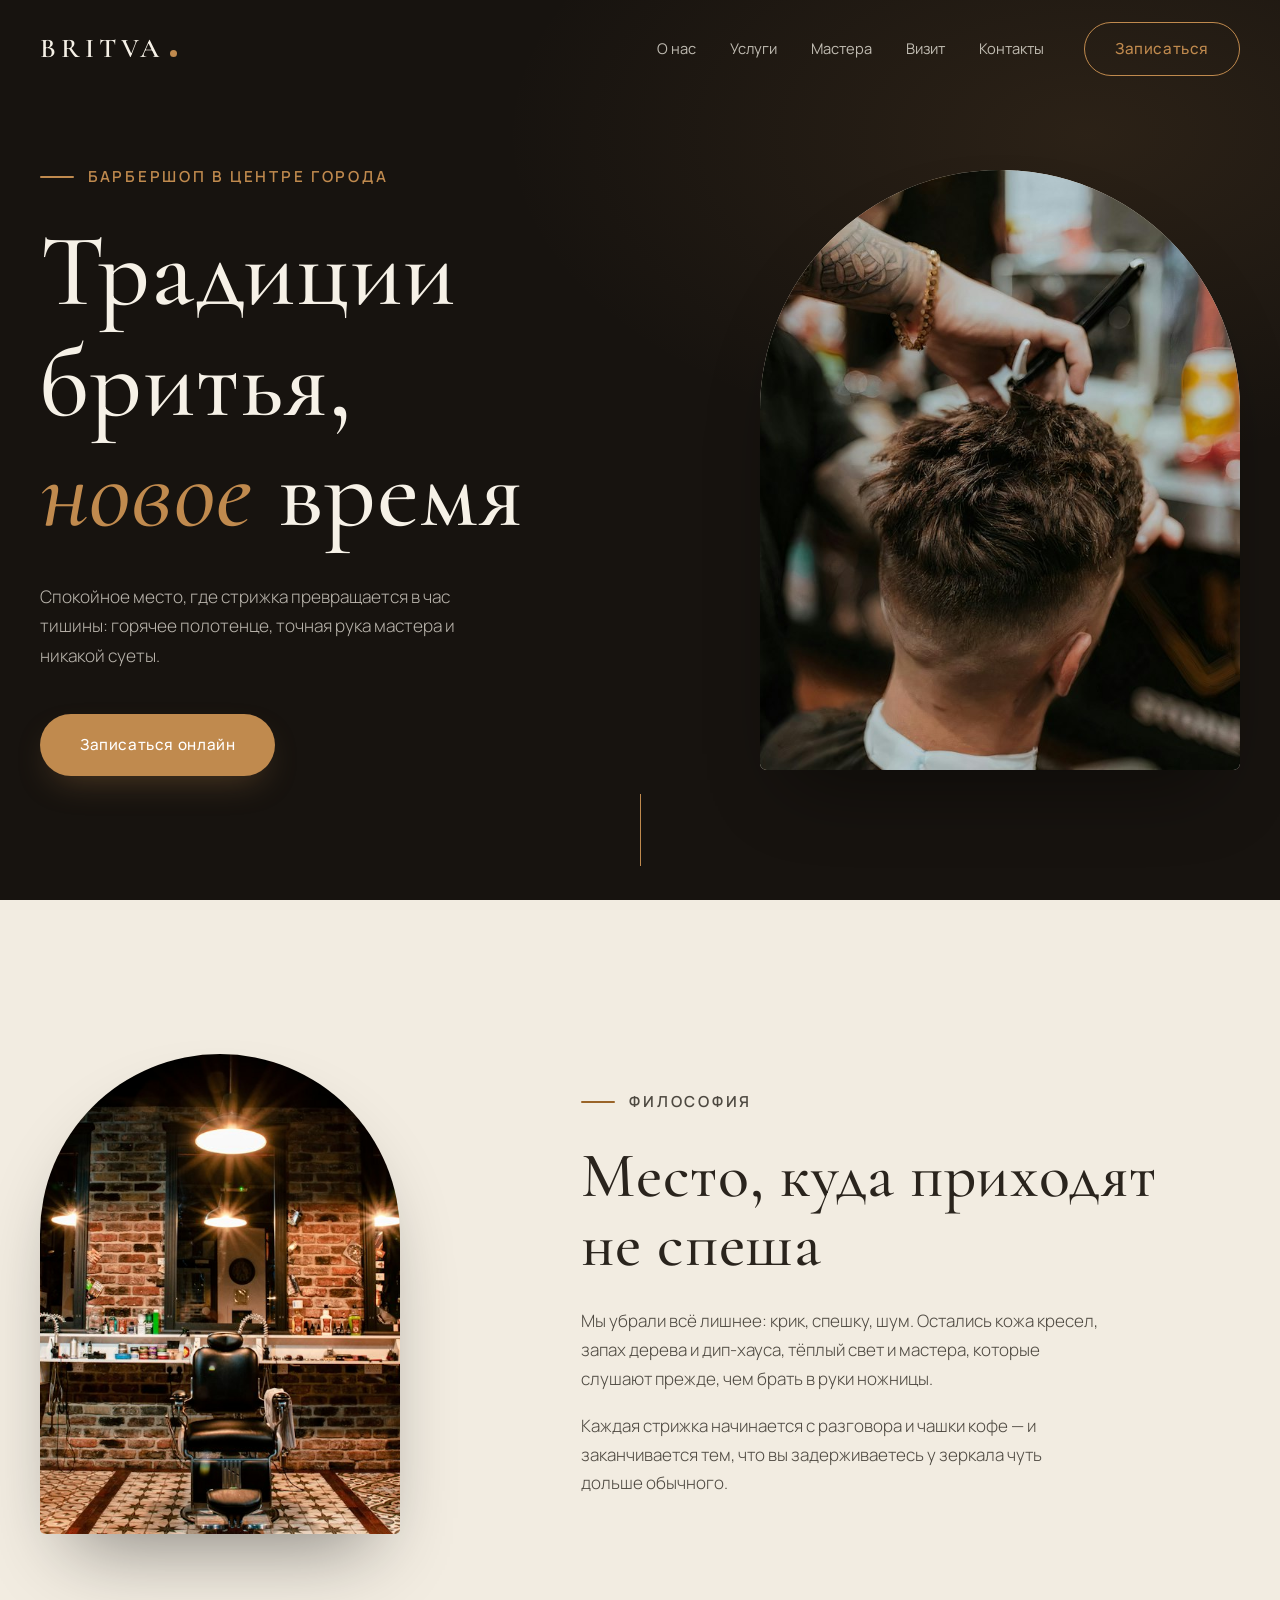
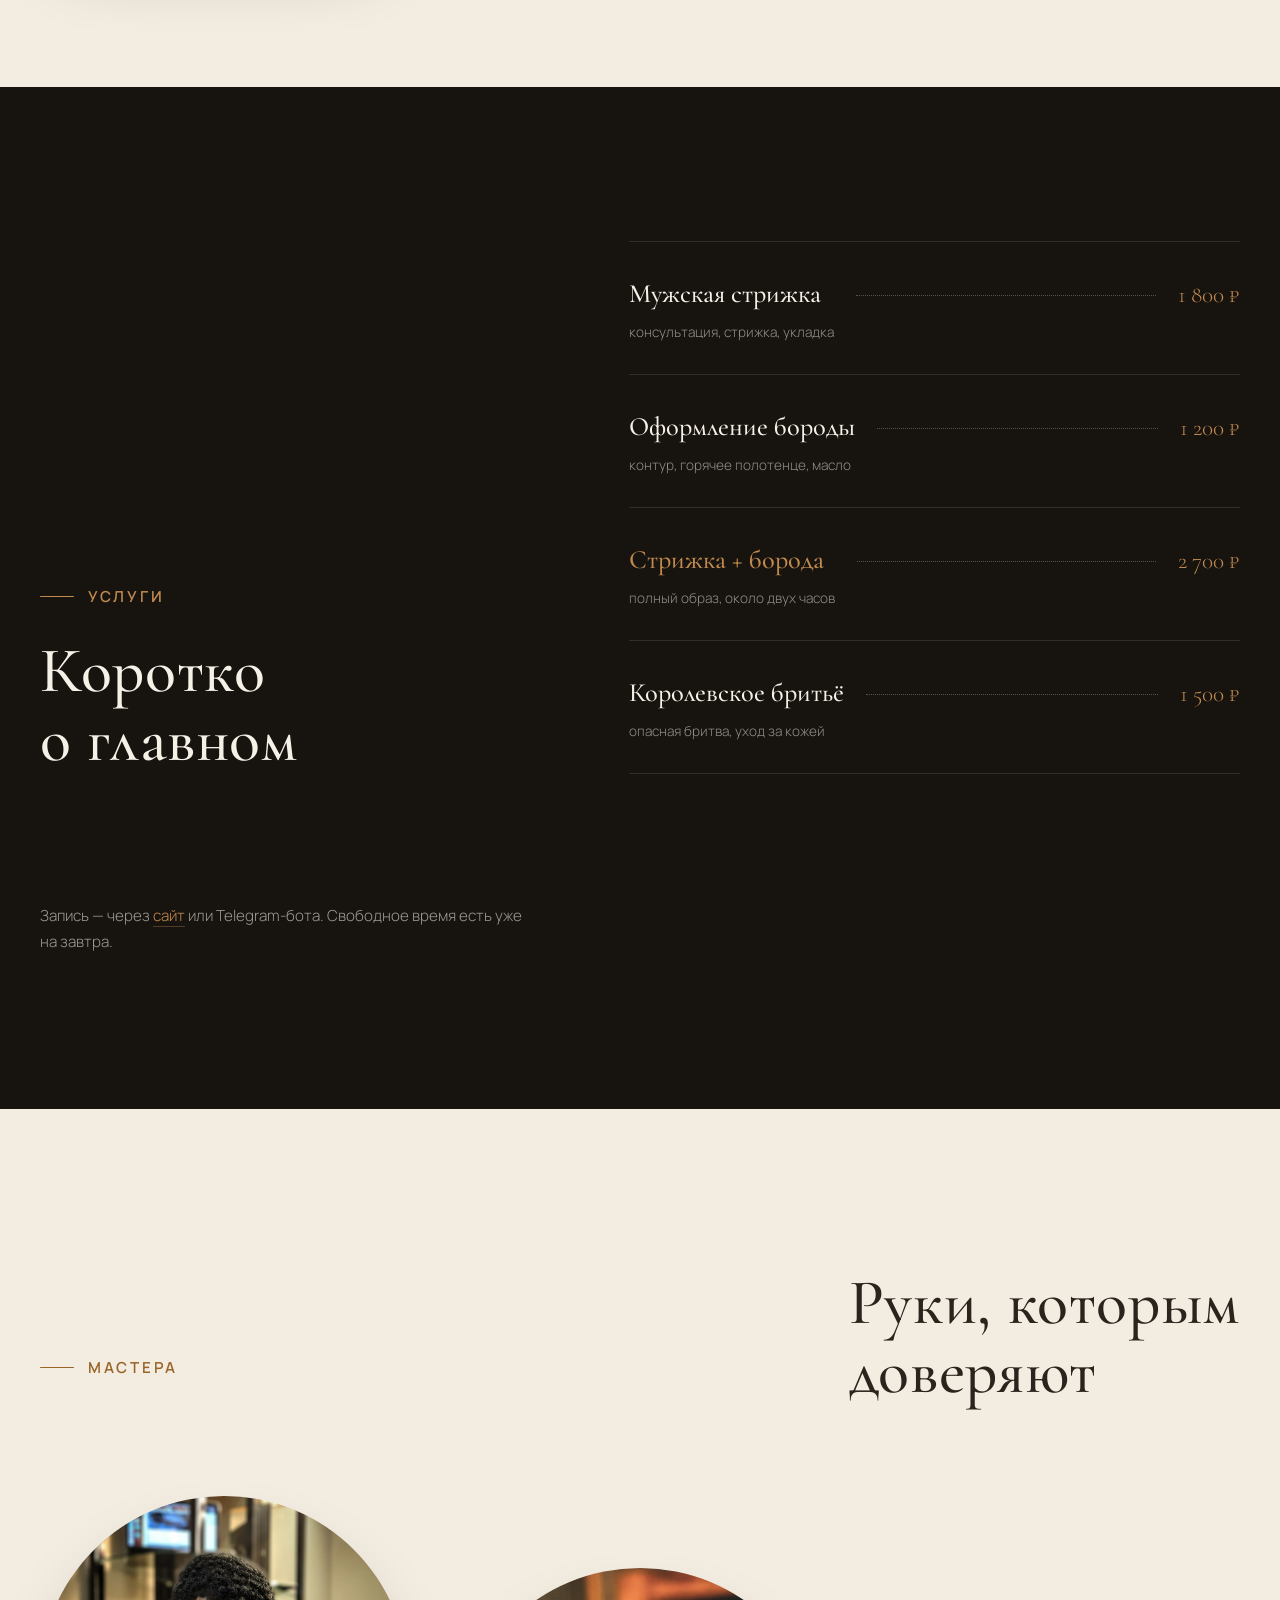
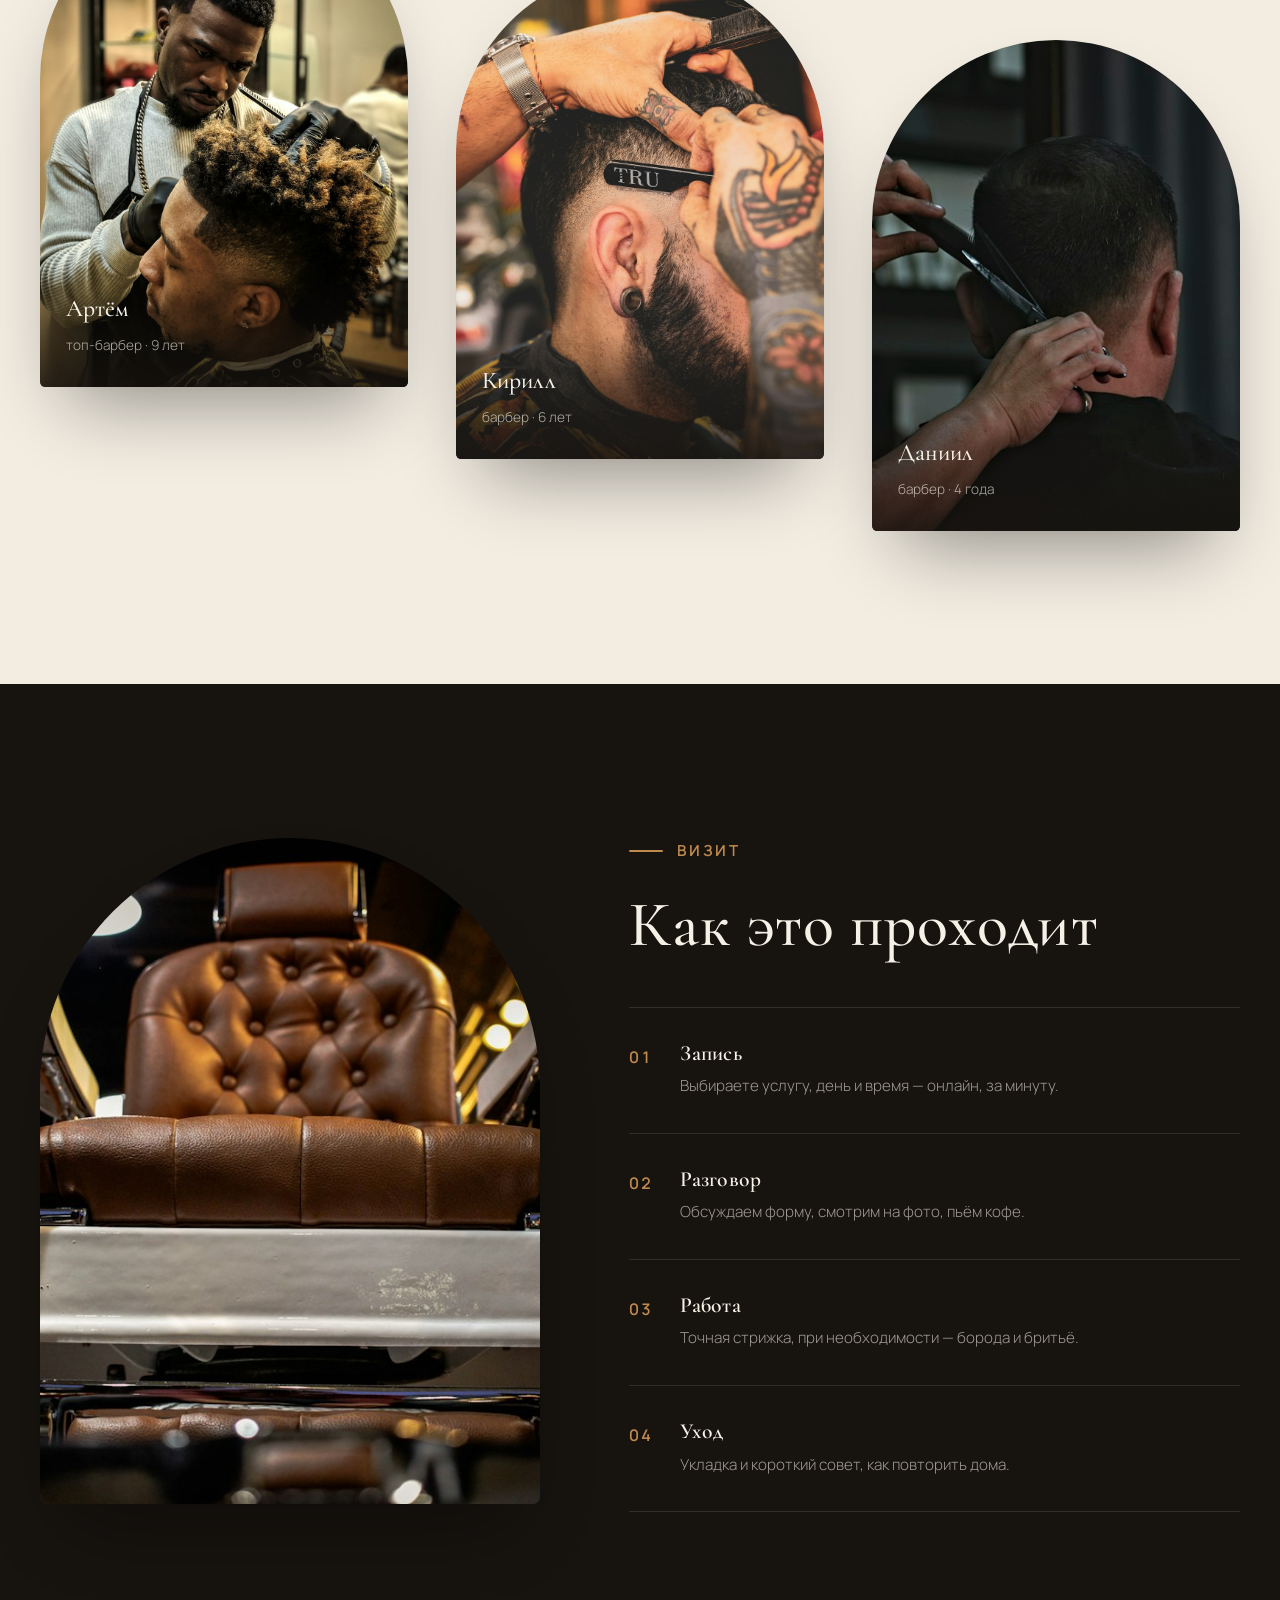
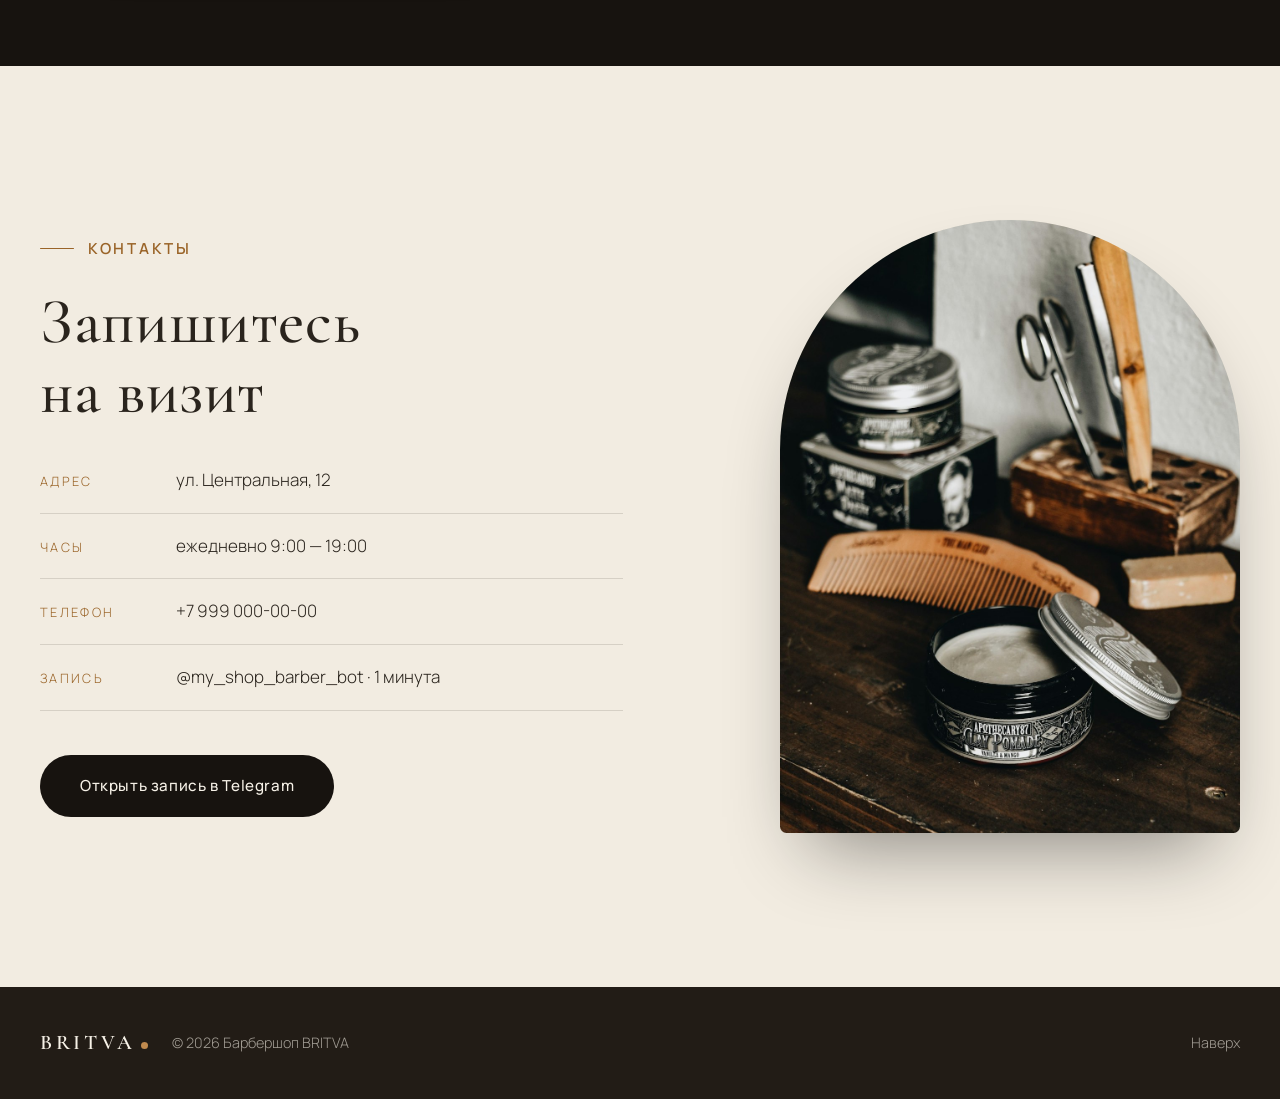
<file: index.html>
<!DOCTYPE html>
<html lang="ru">
<head>
  <meta charset="UTF-8">
  <meta name="viewport" content="width=device-width, initial-scale=1.0">
  <title>BRITVA — барбершоп</title>
  <meta name="description" content="Барбершоп BRITVA — стрижки, бороды, бритьё. Спокойная атмосфера и внимание к деталям.">
  <link rel="preconnect" href="https://fonts.googleapis.com">
  <link rel="preconnect" href="https://fonts.gstatic.com" crossorigin>
  <link href="https://fonts.googleapis.com/css2?family=Cormorant+Garamond:ital,wght@0,400;0,500;0,600;1,400&family=Manrope:wght@300;400;500;600&display=swap" rel="stylesheet">
  <link rel="stylesheet" href="styles.css">
</head>
<body>

  <header class="header">
    <div class="container header__inner">
      <a class="logo" href="#top">BRITVA<span class="logo__dot"></span></a>
      <nav class="nav">
        <a href="#about">О нас</a>
        <a href="#services">Услуги</a>
        <a href="#masters">Мастера</a>
        <a href="#visit">Визит</a>
        <a href="#contacts">Контакты</a>
      </nav>
      <a class="btn btn--outline" href="#contacts">Записаться</a>
      <button class="burger" id="burger" aria-label="Меню">
        <span></span><span></span>
      </button>
    </div>
  </header>

  <main id="top">

    <section class="hero">
      <div class="container hero__inner">
        <div class="hero__text reveal">
          <p class="eyebrow">Барбершоп в центре города</p>
          <h1>Традиции<br>бритья,<br><em>новое</em> время</h1>
          <p class="hero__lead">Спокойное место, где стрижка превращается в час тишины: горячее полотенце, точная рука мастера и никакой суеты.</p>
          <a class="btn btn--gold" href="#contacts">Записаться онлайн</a>
        </div>
        <figure class="arch arch--hero reveal">
          <img src="images/hero.jpg" alt="Мастер за работой">
        </figure>
      </div>
      <div class="hero__scroll">
        <span></span>
      </div>
    </section>

    <section class="section section--light" id="about">
      <div class="container about">
        <figure class="arch arch--sm reveal">
          <img src="images/interior.jpg" alt="Интерьер барбершопа">
        </figure>
        <div class="about__text reveal">
          <p class="eyebrow eyebrow--dark">Философия</p>
          <h2>Место, куда приходят<br>не спеша</h2>
          <p>Мы убрали всё лишнее: крик, спешку, шум. Остались кожа кресел, запах дерева и дип-хауса, тёплый свет и мастера, которые слушают прежде, чем брать в руки ножницы.</p>
          <p>Каждая стрижка начинается с разговора и чашки кофе — и заканчивается тем, что вы задерживаетесь у зеркала чуть дольше обычного.</p>
        </div>
      </div>
    </section>

    <section class="section section--dark" id="services">
      <div class="container services">
        <div class="services__head reveal">
          <p class="eyebrow">Услуги</p>
          <h2>Коротко<br>о главном</h2>
        </div>
        <ul class="price reveal">
          <li class="price__row">
            <div class="price__name"><span>Мужская стрижка</span><small>консультация, стрижка, укладка</small></div>
            <span class="price__line"></span>
            <span class="price__value">1 800 ₽</span>
          </li>
          <li class="price__row">
            <div class="price__name"><span>Оформление бороды</span><small>контур, горячее полотенце, масло</small></div>
            <span class="price__line"></span>
            <span class="price__value">1 200 ₽</span>
          </li>
          <li class="price__row price__row--accent">
            <div class="price__name"><span>Стрижка + борода</span><small>полный образ, около двух часов</small></div>
            <span class="price__line"></span>
            <span class="price__value">2 700 ₽</span>
          </li>
          <li class="price__row">
            <div class="price__name"><span>Королевское бритьё</span><small>опасная бритва, уход за кожей</small></div>
            <span class="price__line"></span>
            <span class="price__value">1 500 ₽</span>
          </li>
        </ul>
        <p class="services__note reveal">Запись — через <a href="#contacts">сайт</a> или Telegram-бота. Свободное время есть уже на завтра.</p>
      </div>
    </section>

    <section class="section section--light" id="masters">
      <div class="container masters">
        <div class="masters__head reveal">
          <p class="eyebrow eyebrow--dark">Мастера</p>
          <h2>Руки, которым<br>доверяют</h2>
        </div>
        <div class="masters__grid">
          <figure class="arch reveal">
            <img src="images/master-1.jpg" alt="Мастер Артём">
            <figcaption><strong>Артём</strong><span>топ-барбер · 9 лет</span></figcaption>
          </figure>
          <figure class="arch reveal">
            <img src="images/master-2.jpg" alt="Мастер Кирилл">
            <figcaption><strong>Кирилл</strong><span>барбер · 6 лет</span></figcaption>
          </figure>
          <figure class="arch reveal">
            <img src="images/master-3.jpg" alt="Мастер Даниил">
            <figcaption><strong>Даниил</strong><span>барбер · 4 года</span></figcaption>
          </figure>
        </div>
      </div>
    </section>

    <section class="section section--dark" id="visit">
      <div class="container visit">
        <figure class="arch arch--tall reveal">
          <img src="images/process.jpg" alt="Процесс стрижки">
        </figure>
        <div class="visit__text">
          <div class="visit__head reveal">
            <p class="eyebrow">Визит</p>
            <h2>Как это проходит</h2>
          </div>
          <ol class="steps reveal">
            <li><span>01</span><div><h3>Запись</h3><p>Выбираете услугу, день и время — онлайн, за минуту.</p></div></li>
            <li><span>02</span><div><h3>Разговор</h3><p>Обсуждаем форму, смотрим на фото, пьём кофе.</p></div></li>
            <li><span>03</span><div><h3>Работа</h3><p>Точная стрижка, при необходимости — борода и бритьё.</p></div></li>
            <li><span>04</span><div><h3>Уход</h3><p>Укладка и короткий совет, как повторить дома.</p></div></li>
          </ol>
        </div>
      </div>
    </section>

    <section class="section section--light section--last" id="contacts">
      <div class="container contacts">
        <div class="contacts__text reveal">
          <p class="eyebrow eyebrow--dark">Контакты</p>
          <h2>Запишитесь<br>на визит</h2>
          <dl class="contacts__list">
            <div><dt>Адрес</dt><dd>ул. Центральная, 12</dd></div>
            <div><dt>Часы</dt><dd>ежедневно 9:00 — 19:00</dd></div>
            <div><dt>Телефон</dt><dd><a href="tel:+79990000000">+7 999 000-00-00</a></dd></div>
            <div><dt>Запись</dt><dd><a href="https://t.me/my_shop_barber_bot">@my_shop_barber_bot</a> · 1 минута</dd></div>
          </dl>
          <a class="btn btn--dark" href="https://t.me/my_shop_barber_bot">Открыть запись в Telegram</a>
        </div>
        <figure class="arch arch--lg reveal">
          <img src="images/tools.jpg" alt="Инструменты барбера">
        </figure>
      </div>
    </section>

  </main>

  <footer class="footer">
    <div class="container footer__inner">
      <span class="logo">BRITVA<span class="logo__dot"></span></span>
      <span class="footer__copy">© 2026 Барбершоп BRITVA</span>
      <a href="#top">Наверх</a>
    </div>
  </footer>

  <script src="script.js"></script>
</body>
</html>
</file>
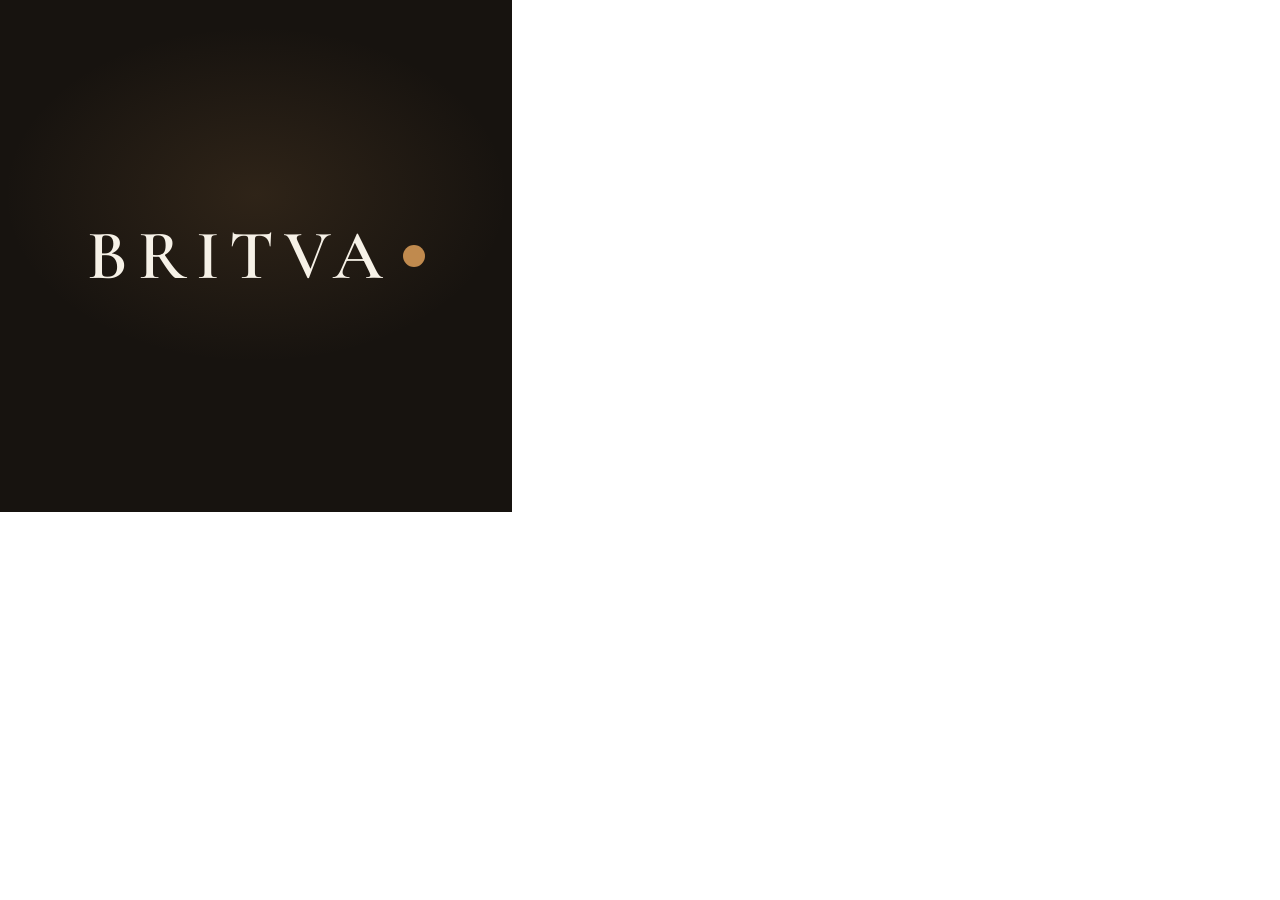
<file: avatar.html>
<!DOCTYPE html>
<html lang="ru">
<head>
  <meta charset="UTF-8">
  <title>BRITVA — аватар</title>
  <link rel="preconnect" href="https://fonts.googleapis.com">
  <link rel="preconnect" href="https://fonts.gstatic.com" crossorigin>
  <link href="https://fonts.googleapis.com/css2?family=Cormorant+Garamond:wght@500;600&display=swap" rel="stylesheet">
  <style>
    * { margin: 0; padding: 0; box-sizing: border-box; }

    html, body {
      width: 512px;
      height: 512px;
      overflow: hidden;
    }

    .avatar {
      width: 512px;
      height: 512px;
      display: flex;
      align-items: center;
      justify-content: center;
      background:
        radial-gradient(360px 240px at 50% 38%, rgba(192, 138, 78, .14), transparent 70%),
        #17130f;
    }

    .logo {
      display: flex;
      align-items: center;
      max-width: 70%;
    }

    .logo__text {
      font-family: "Cormorant Garamond", serif;
      font-weight: 600;
      font-size: 70px;
      letter-spacing: .14em;
      margin-right: -.14em;
      line-height: 1;
      color: #f6f1e7;
      white-space: nowrap;
    }

    .logo__dot {
      flex: none;
      width: 22px;
      height: 22px;
      margin-left: 20px;
      border-radius: 50%;
      background: #c08a4e;
    }
  </style>
</head>
<body>
  <div class="avatar">
    <span class="logo"><span class="logo__text">BRITVA</span><span class="logo__dot"></span></span>
  </div>
</body>
</html>
</file>
<file: styles.css>
:root {
  --dark: #17130f;
  --dark-2: #221c16;
  --cream: #f2ece1;
  --cream-2: #e9e0d1;
  --ink: #2a241d;
  --milk: #f6f1e7;
  --gold: #c08a4e;
  --gold-soft: rgba(192, 138, 78, .35);
  --radius: 28px;
  --section-pad: clamp(96px, 12vw, 168px);
  --ease: cubic-bezier(.25, .6, .2, 1);
}

* { margin: 0; padding: 0; box-sizing: border-box; }

html { scroll-behavior: smooth; }

body {
  font-family: "Manrope", sans-serif;
  font-weight: 300;
  font-size: 17px;
  line-height: 1.7;
  color: var(--ink);
  background: var(--dark);
  -webkit-font-smoothing: antialiased;
}

img { display: block; width: 100%; height: 100%; object-fit: cover; }

h1, h2, h3, .logo {
  font-family: "Cormorant Garamond", serif;
  font-weight: 500;
  line-height: 1.08;
  letter-spacing: .01em;
}

h1 { font-size: clamp(3rem, 8vw, 6.5rem); }
h2 { font-size: clamp(2.2rem, 5vw, 4rem); }
h3 { font-size: 1.35rem; font-weight: 600; }

h1 em, h2 em {
  font-style: italic;
  color: var(--gold);
}

a { color: inherit; text-decoration: none; transition: color .6s var(--ease); }

.container {
  width: min(1200px, calc(100% - 48px));
  margin-inline: auto;
}

.section { padding: var(--section-pad) 0; }

.section--dark { background: var(--dark); color: var(--milk); }
.section--light { background: var(--cream); color: var(--ink); }

.eyebrow {
  display: flex;
  align-items: center;
  gap: 14px;
  font-size: .95rem;
  font-weight: 600;
  letter-spacing: .18em;
  text-transform: uppercase;
  color: var(--gold);
  margin-bottom: 26px;
}

.eyebrow::before {
  content: "";
  flex: none;
  width: 34px;
  height: 1.5px;
  background: var(--gold);
  border-radius: 2px;
}

.eyebrow--dark { color: #9a6428; }

.eyebrow--dark::before { background: #9a6428; }

.btn {
  display: inline-block;
  padding: 18px 40px;
  border-radius: 100px;
  font-size: .95rem;
  font-weight: 500;
  letter-spacing: .04em;
  transition: background-color .8s var(--ease), color .8s var(--ease),
              border-color .8s var(--ease), transform .8s var(--ease),
              box-shadow .8s var(--ease);
}

.btn--gold {
  background: var(--gold);
  color: #fff;
  box-shadow: 0 14px 34px -12px var(--gold-soft);
}

.btn--gold:hover { background: #d09a5c; transform: translateY(-2px); }

.btn--outline {
  border: 1px solid var(--gold);
  color: var(--gold);
  padding: 13px 30px;
}

.btn--outline:hover { background: var(--gold); color: #fff; }

.btn--dark { background: var(--dark); color: var(--milk); }
.btn--dark:hover { background: #3a3128; transform: translateY(-2px); }

.arch {
  border-radius: 999px 999px var(--radius) var(--radius);
  overflow: hidden;
  box-shadow: 0 40px 80px -30px rgba(0, 0, 0, .45);
  background: var(--cream-2);
}

.section--dark .arch { background: var(--dark-2); }

.arch img {
  transition: transform 1.6s var(--ease);
}

.arch:hover img { transform: scale(1.04); }

.header {
  position: fixed;
  inset: 0 0 auto;
  z-index: 10;
  padding: 22px 0;
  background: rgba(23, 19, 15, 0);
  transition: background-color .8s var(--ease), padding .8s var(--ease);
}

.header.is-scrolled {
  background: rgba(23, 19, 15, .88);
  backdrop-filter: blur(14px);
  padding: 14px 0;
}

.header__inner {
  display: flex;
  align-items: center;
  gap: 40px;
}

.logo {
  font-size: 1.7rem;
  font-weight: 600;
  letter-spacing: .18em;
  color: var(--milk);
}

.logo__dot {
  display: inline-block;
  width: 7px;
  height: 7px;
  margin-left: 6px;
  border-radius: 50%;
  background: var(--gold);
}

.nav {
  margin-left: auto;
  display: flex;
  gap: 34px;
  font-size: .92rem;
  font-weight: 400;
  color: rgba(246, 241, 231, .75);
}

.nav a:hover { color: var(--gold); }

.burger {
  display: none;
  margin-left: auto;
  width: 42px;
  height: 42px;
  border: 1px solid rgba(246, 241, 231, .25);
  border-radius: 50%;
  background: none;
  cursor: pointer;
  flex-direction: column;
  align-items: center;
  justify-content: center;
  gap: 6px;
}

.burger span {
  display: block;
  width: 18px;
  height: 1.5px;
  background: var(--milk);
  transition: transform .6s var(--ease), opacity .6s var(--ease);
}

.hero {
  min-height: 100svh;
  display: flex;
  align-items: center;
  position: relative;
  padding: 160px 0 120px;
  background:
    radial-gradient(900px 500px at 85% 15%, rgba(192, 138, 78, .12), transparent 65%),
    var(--dark);
  color: var(--milk);
}

.hero__inner {
  display: grid;
  grid-template-columns: 1.05fr .95fr;
  gap: clamp(40px, 6vw, 90px);
  align-items: center;
}

.hero__lead {
  max-width: 42ch;
  margin: 34px 0 44px;
  color: rgba(246, 241, 231, .72);
  font-size: 1.08rem;
}

.arch--hero {
  aspect-ratio: 4 / 5;
  margin-left: auto;
  width: min(100%, 480px);
  transform: translateY(24px);
}

.hero__scroll {
  position: absolute;
  left: 50%;
  bottom: 34px;
  width: 1px;
  height: 72px;
  background: rgba(246, 241, 231, .18);
  overflow: hidden;
}

.hero__scroll span {
  position: absolute;
  inset: 0;
  background: var(--gold);
  transform-origin: top;
  animation: drop 2.8s var(--ease) infinite;
}

@keyframes drop {
  0% { transform: scaleY(0); transform-origin: top; }
  45% { transform: scaleY(1); transform-origin: top; }
  55% { transform: scaleY(1); transform-origin: bottom; }
  100% { transform: scaleY(0); transform-origin: bottom; }
}

.about {
  display: grid;
  grid-template-columns: .8fr 1.2fr;
  gap: clamp(48px, 8vw, 120px);
  align-items: center;
}

.about .arch {
  width: min(100%, 360px);
  aspect-ratio: 3 / 4;
  transform: translateY(-40px);
}

.about__text p {
  max-width: 52ch;
  color: rgba(42, 36, 29, .82);
}

.about__text p + p { margin-top: 18px; }

.about__text h2 { margin-bottom: 28px; }

.services {
  display: grid;
  grid-template-columns: .9fr 1.1fr;
  gap: clamp(48px, 7vw, 110px);
}

.services__head { align-self: end; }

.services__head h2 { margin-top: 6px; }

.price { list-style: none; }

.price__row {
  display: flex;
  align-items: baseline;
  gap: 22px;
  padding: 30px 0;
  border-bottom: 1px solid rgba(246, 241, 231, .12);
  transition: padding-left .8s var(--ease);
}

.price__row:first-child { border-top: 1px solid rgba(246, 241, 231, .12); }

.price__row:hover { padding-left: 14px; }

.price__name span {
  display: block;
  font-family: "Cormorant Garamond", serif;
  font-size: 1.65rem;
  font-weight: 500;
}

.price__name small {
  display: block;
  font-size: .85rem;
  color: rgba(246, 241, 231, .55);
  margin-top: 4px;
}

.price__line {
  flex: 1;
  border-bottom: 1px dotted rgba(246, 241, 231, .28);
  transform: translateY(-6px);
}

.price__value {
  font-family: "Cormorant Garamond", serif;
  font-size: 1.45rem;
  color: var(--gold);
}

.price__row--accent .price__name span { color: var(--gold); }

.services__note {
  margin-top: 40px;
  color: rgba(246, 241, 231, .6);
  font-size: .95rem;
}

.services__note a { color: var(--gold); border-bottom: 1px solid var(--gold-soft); }

.masters__head {
  display: flex;
  align-items: flex-end;
  justify-content: space-between;
  gap: 32px;
  margin-bottom: clamp(56px, 7vw, 96px);
}

.masters__head h2 { margin-top: 6px; }

.masters__grid {
  display: grid;
  grid-template-columns: repeat(3, 1fr);
  gap: clamp(24px, 4vw, 48px);
}

.masters__grid .arch {
  aspect-ratio: 3 / 4;
}

.masters__grid .arch:nth-child(1) { margin-top: 0; }
.masters__grid .arch:nth-child(2) { margin-top: 72px; }
.masters__grid .arch:nth-child(3) { margin-top: 144px; }

.arch figcaption {
  position: absolute;
  left: 0;
  right: 0;
  bottom: 0;
  padding: 28px 26px;
  color: var(--milk);
  background: linear-gradient(to top, rgba(23, 19, 15, .78), transparent);
}

.arch { position: relative; }

.arch figcaption strong {
  display: block;
  font-family: "Cormorant Garamond", serif;
  font-size: 1.5rem;
  font-weight: 500;
}

.arch figcaption span {
  font-size: .85rem;
  color: rgba(246, 241, 231, .68);
}

.visit {
  display: grid;
  grid-template-columns: .9fr 1.1fr;
  gap: clamp(48px, 7vw, 110px);
  align-items: start;
}

.visit .arch--tall {
  aspect-ratio: 3 / 4;
  position: sticky;
  top: 120px;
}

.visit__head { margin-bottom: 48px; }

.steps { list-style: none; }

.steps li {
  display: flex;
  gap: 28px;
  padding: 34px 0;
  border-bottom: 1px solid rgba(246, 241, 231, .12);
}

.steps li:first-child { border-top: 1px solid rgba(246, 241, 231, .12); }

.steps span {
  font-family: "Manrope", sans-serif;
  font-size: 1rem;
  font-weight: 600;
  font-variant-numeric: tabular-nums;
  letter-spacing: .1em;
  color: var(--gold);
  transform: translateY(2px);
}

.steps p {
  margin-top: 8px;
  color: rgba(246, 241, 231, .6);
  font-size: .95rem;
  max-width: 46ch;
}

.contacts {
  display: grid;
  grid-template-columns: 1.05fr .95fr;
  gap: clamp(48px, 7vw, 110px);
  align-items: center;
}

.contacts__text h2 { margin-bottom: 40px; }

.contacts__list {
  display: grid;
  gap: 18px;
  margin-bottom: 44px;
}

.contacts__list div {
  display: grid;
  grid-template-columns: 120px 1fr;
  gap: 16px;
  align-items: baseline;
  padding-bottom: 18px;
  border-bottom: 1px solid rgba(42, 36, 29, .14);
}

.contacts__list dt {
  font-size: .8rem;
  letter-spacing: .18em;
  text-transform: uppercase;
  color: #9a6428;
}

.contacts__list a:hover { color: var(--gold); }

.arch--lg {
  width: min(100%, 460px);
  aspect-ratio: 3 / 4;
  margin-left: auto;
  transform: translateY(-24px);
}

.footer {
  background: var(--dark-2);
  color: rgba(246, 241, 231, .6);
  padding: 44px 0;
}

.footer__inner {
  display: flex;
  align-items: center;
  gap: 24px;
  font-size: .9rem;
}

.footer .logo { font-size: 1.3rem; }

.footer__copy { margin-right: auto; }

.footer a:hover { color: var(--gold); }

.reveal {
  opacity: 0;
  transform: translateY(36px);
  transition: opacity 1.1s var(--ease), transform 1.1s var(--ease);
}

.reveal.is-visible {
  opacity: 1;
  transform: none;
}

@media (prefers-reduced-motion: reduce) {
  html { scroll-behavior: auto; }
  .reveal { opacity: 1; transform: none; transition: none; }
  .hero__scroll span { animation: none; }
}

@media (max-width: 960px) {
  .hero__inner, .about, .services, .visit, .contacts {
    grid-template-columns: 1fr;
  }

  .arch--hero {
    order: -1;
    transform: none;
    margin: 0 auto;
    width: min(100%, 420px);
  }

  .hero { padding-top: 140px; }

  .about .arch { transform: none; margin: 0 auto; }

  .visit .arch--tall { position: static; margin: 0 auto; width: min(100%, 460px); }

  .arch--lg { transform: none; margin: 0 auto; }

  .masters__grid { grid-template-columns: 1fr; max-width: 420px; margin-inline: auto; }

  .masters__grid .arch:nth-child(2),
  .masters__grid .arch:nth-child(3) { margin-top: 0; }
}

@media (max-width: 760px) {
  .nav { display: none; }

  .header .btn--outline { display: none; }

  .burger { display: flex; }

  .nav.is-open {
    display: flex;
    position: fixed;
    inset: 0;
    flex-direction: column;
    align-items: center;
    justify-content: center;
    gap: 28px;
    background: rgba(23, 19, 15, .97);
    font-size: 1.4rem;
    color: var(--milk);
  }

  .burger.is-open span:nth-child(1) { transform: translateY(4px) rotate(45deg); }
  .burger.is-open span:nth-child(2) { transform: translateY(-3.5px) rotate(-45deg); }

  .footer__inner { flex-wrap: wrap; }
}
</file>
